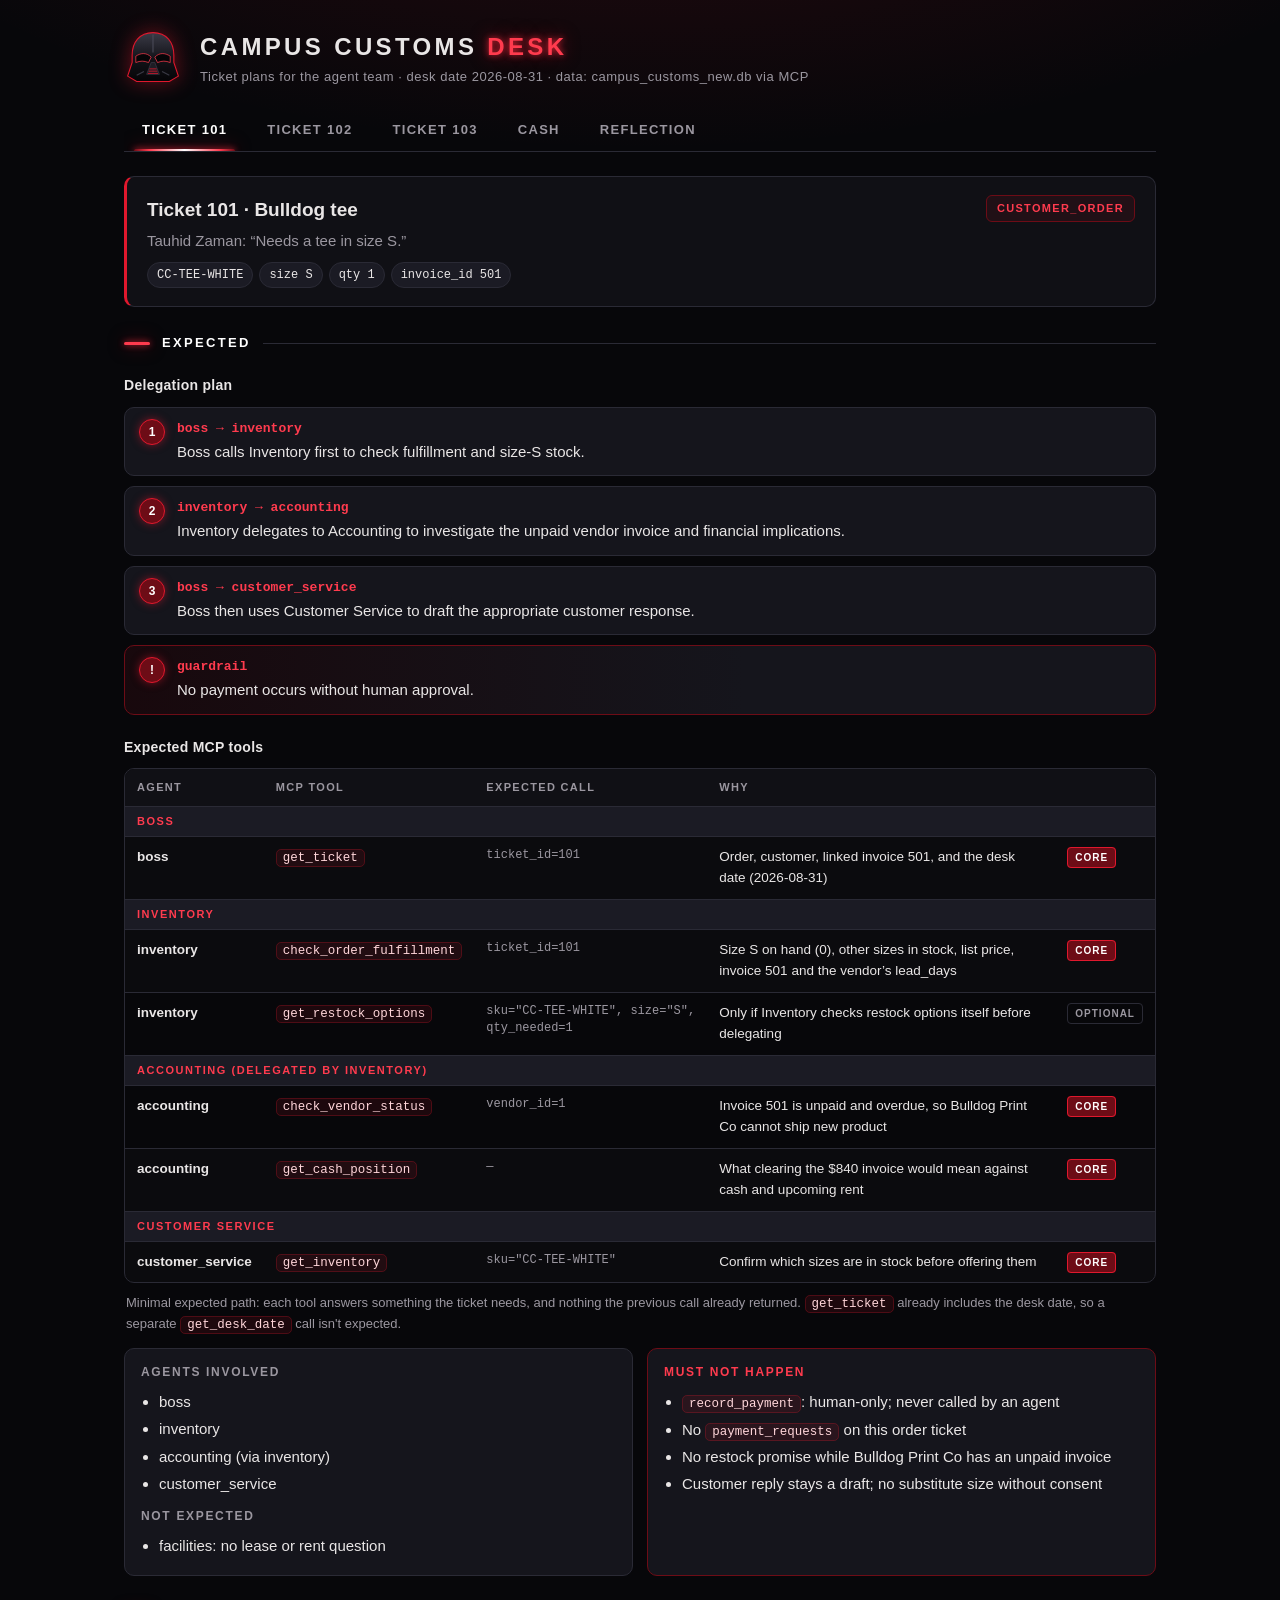
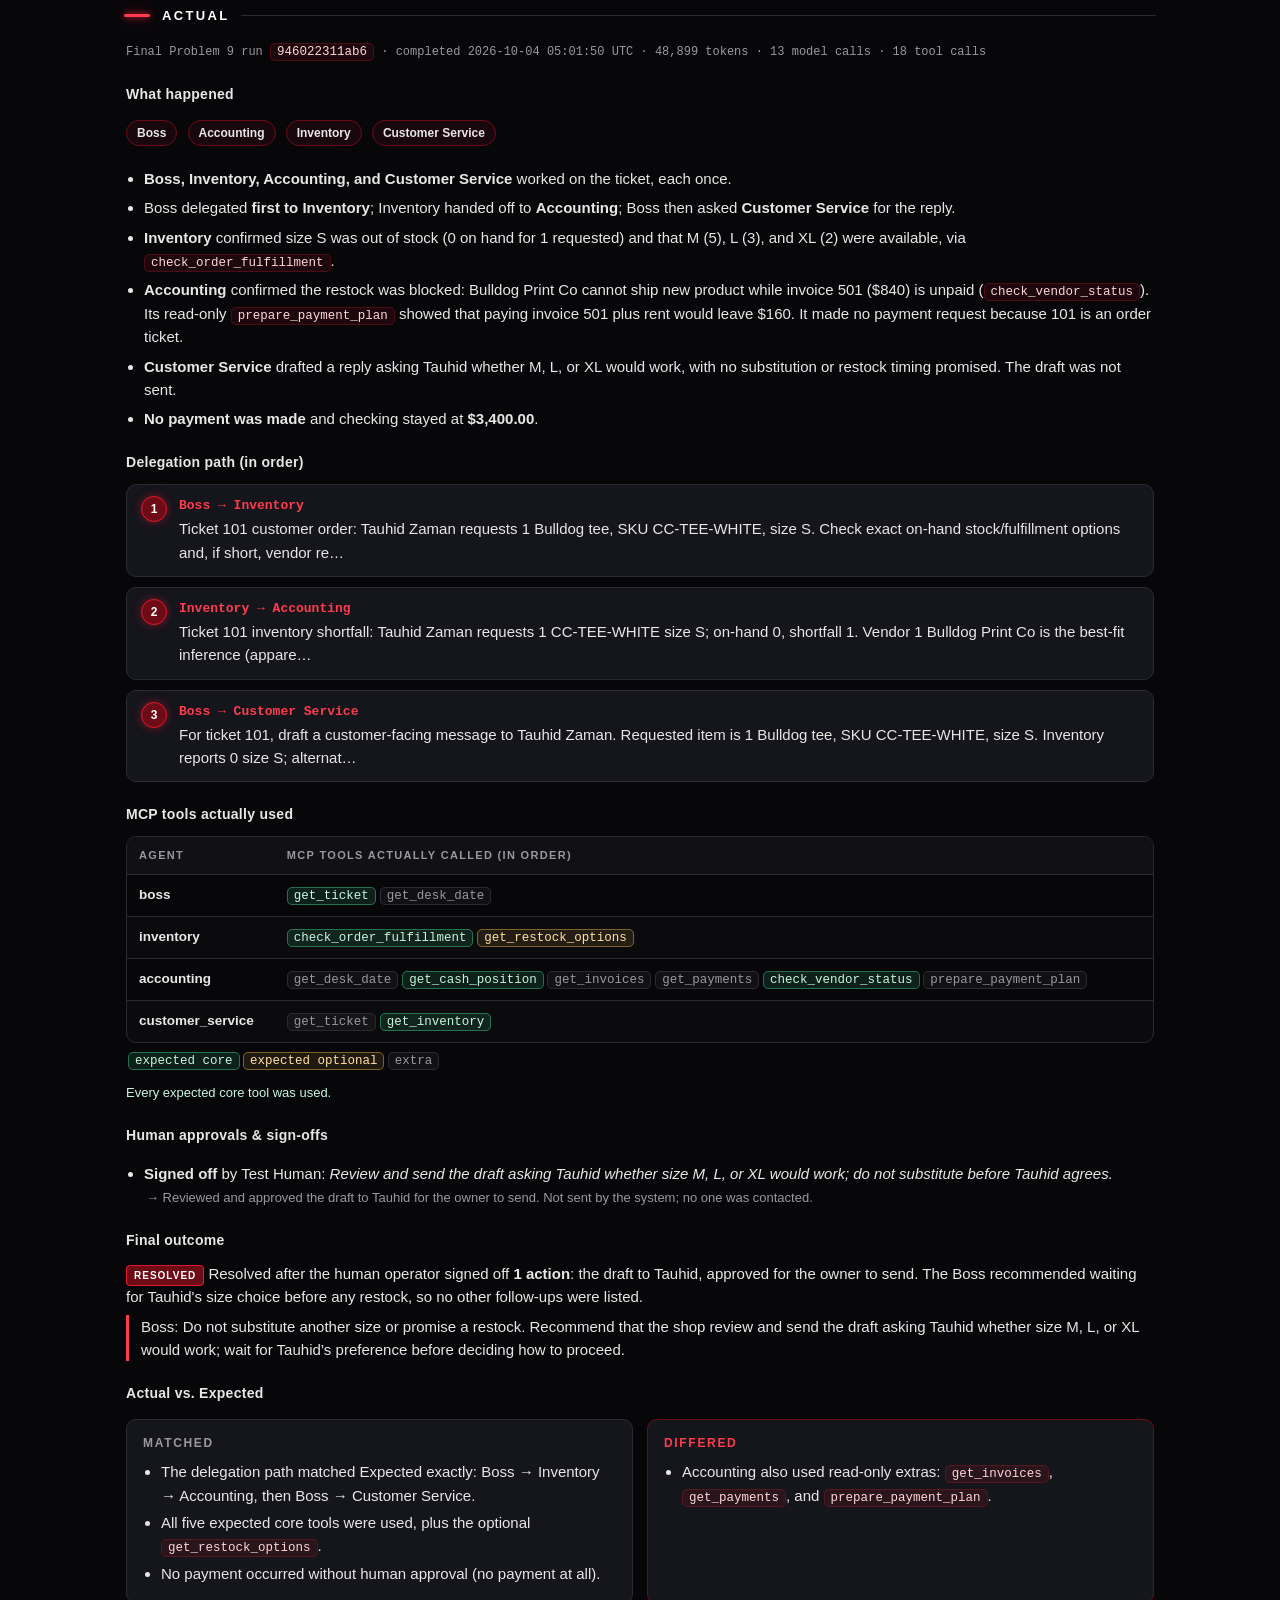
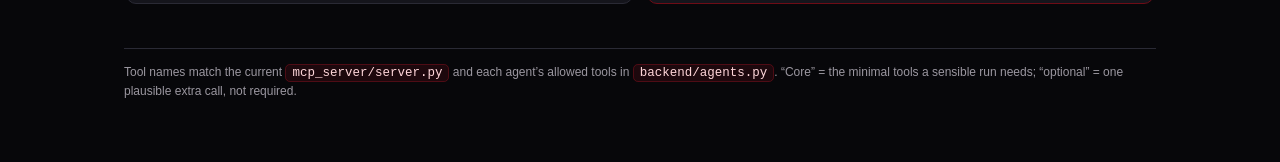
<file: output/desk_tickets.html>
<!DOCTYPE html>
<html lang="en">
<head>
<meta charset="utf-8">
<meta name="viewport" content="width=device-width, initial-scale=1">
<title>Campus Customs — Desk Tickets</title>
<style>
  :root {
    --void: #07070a;
    --hull: #101015;
    --panel: #15151c;
    --panel-2: #1b1b24;
    --line: #2a2a35;
    --text: #e9e6e6;
    --muted: #9b97a0;
    --sith: #e0182d;
    --sith-hot: #ff3b4e;
    --sith-dim: #6d0c16;
    --glow: 0 0 6px rgba(255, 40, 60, .85), 0 0 18px rgba(224, 24, 45, .55);
    --mono: ui-monospace, "SF Mono", Menlo, Consolas, monospace;
    --sans: -apple-system, BlinkMacSystemFont, "Segoe UI", Helvetica, Arial, sans-serif;
  }
  * { box-sizing: border-box; }
  html, body { margin: 0; }
  body {
    font: 15px/1.55 var(--sans);
    color: var(--text);
    background:
      radial-gradient(1200px 500px at 50% -200px, rgba(224, 24, 45, .16), transparent 70%),
      var(--void);
    min-height: 100vh;
  }
  .wrap { max-width: 1080px; margin: 0 auto; padding: 28px 24px 64px; }

  /* Header */
  header { display: flex; align-items: center; gap: 18px; margin-bottom: 22px; }
  .helmet { width: 58px; height: 58px; flex: none; filter: drop-shadow(0 0 10px rgba(224, 24, 45, .45)); }
  h1 { margin: 0; font-size: 24px; letter-spacing: .14em; text-transform: uppercase; font-weight: 700; }
  h1 span { color: var(--sith-hot); text-shadow: var(--glow); }
  .sub { margin: 2px 0 0; color: var(--muted); font-size: 13px; letter-spacing: .04em; }

  /* Tabs */
  .tabs { display: flex; gap: 4px; border-bottom: 1px solid var(--line); overflow-x: auto; }
  .tab {
    appearance: none; border: 0; background: none; color: var(--muted);
    font: 600 13px/1 var(--sans); letter-spacing: .1em; text-transform: uppercase;
    padding: 14px 18px 15px; cursor: pointer; position: relative; white-space: nowrap;
  }
  .tab:hover { color: var(--text); }
  .tab:focus-visible { outline: 1px solid var(--sith); outline-offset: -4px; border-radius: 4px; }
  .tab[aria-selected="true"] { color: #fff; }
  .tab[aria-selected="true"]::after {
    content: ""; position: absolute; left: 10px; right: 10px; bottom: -1px; height: 3px;
    border-radius: 3px; background: linear-gradient(90deg, var(--sith-dim), var(--sith-hot) 15%, #fff 50%, var(--sith-hot) 85%, var(--sith-dim));
    box-shadow: var(--glow);
  }
  .panel { padding-top: 24px; }
  .panel[hidden] { display: none; }

  /* Ticket summary */
  .ticket-head {
    display: grid; grid-template-columns: 1fr auto; gap: 8px 20px; align-items: start;
    background: var(--hull); border: 1px solid var(--line); border-left: 3px solid var(--sith);
    border-radius: 10px; padding: 18px 20px; margin-bottom: 26px;
  }
  .ticket-head h2 { margin: 0 0 4px; font-size: 19px; }
  .ticket-head p { margin: 0; color: var(--muted); }
  .facts { display: flex; flex-wrap: wrap; gap: 6px; margin-top: 10px; }
  .chip {
    font: 12px/1 var(--mono); padding: 6px 9px; border-radius: 999px;
    background: var(--panel-2); border: 1px solid var(--line); color: var(--text);
  }
  .type { font: 600 11px/1 var(--sans); letter-spacing: .12em; text-transform: uppercase; color: var(--sith-hot);
    border: 1px solid var(--sith-dim); padding: 7px 10px; border-radius: 6px; background: rgba(224, 24, 45, .08); }

  /* Sections */
  section.block { margin-bottom: 30px; }
  .block-title {
    display: flex; align-items: center; gap: 12px; margin: 0 0 14px;
    font-size: 13px; letter-spacing: .18em; text-transform: uppercase; color: #fff;
  }
  .block-title::before { content: ""; width: 26px; height: 3px; border-radius: 3px; background: var(--sith-hot); box-shadow: var(--glow); }
  .block-title::after { content: ""; flex: 1; height: 1px; background: var(--line); }
  h3 { font-size: 14px; margin: 22px 0 10px; color: var(--text); letter-spacing: .02em; }

  /* Delegation flow */
  .flow { list-style: none; margin: 0; padding: 0; display: grid; gap: 10px; counter-reset: step; }
  .flow li {
    counter-increment: step; position: relative; background: var(--panel); border: 1px solid var(--line);
    border-radius: 10px; padding: 12px 14px 12px 52px;
  }
  .flow li::before {
    content: counter(step); position: absolute; left: 14px; top: 11px; width: 24px; height: 24px;
    border-radius: 50%; display: grid; place-items: center; font: 700 12px/1 var(--sans);
    color: #fff; background: var(--sith-dim); border: 1px solid var(--sith); box-shadow: 0 0 8px rgba(224, 24, 45, .5);
  }
  .route { font: 600 13px/1.4 var(--mono); color: var(--sith-hot); display: block; margin-bottom: 2px; }
  .flow li.rule::before { content: "!"; }
  .flow li.rule { border-color: var(--sith-dim); background: linear-gradient(90deg, rgba(224, 24, 45, .08), var(--panel) 60%); }

  /* Tools table */
  .table-wrap { overflow-x: auto; border: 1px solid var(--line); border-radius: 10px; }
  table { width: 100%; border-collapse: collapse; font-size: 13.5px; }
  th, td { text-align: left; padding: 10px 12px; border-bottom: 1px solid var(--line); vertical-align: top; }
  th { font-size: 11px; letter-spacing: .12em; text-transform: uppercase; color: var(--muted); background: var(--hull); }
  tr:last-child td { border-bottom: 0; }
  tbody tr:nth-child(even) td { background: rgba(255, 255, 255, .015); }
  td.agent { font-weight: 600; white-space: nowrap; }
  code { font: 12.5px/1.4 var(--mono); color: #ffd6da; background: rgba(224, 24, 45, .1);
    border: 1px solid rgba(224, 24, 45, .25); padding: 1px 6px; border-radius: 5px; white-space: nowrap; }
  .call { font: 12px/1.4 var(--mono); color: var(--muted); }
  .tag { font: 600 10px/1 var(--sans); letter-spacing: .1em; text-transform: uppercase; padding: 4px 7px; border-radius: 4px; white-space: nowrap; }
  .tag.core { color: #fff; background: var(--sith-dim); border: 1px solid var(--sith); }
  .tag.opt { color: var(--muted); border: 1px solid var(--line); }
  .group td { background: var(--panel-2) !important; font: 600 11px/1 var(--sans); letter-spacing: .14em; text-transform: uppercase; color: var(--sith-hot); padding: 9px 12px; }

  .grid2 { display: grid; grid-template-columns: 1fr 1fr; gap: 14px; margin-top: 14px; }
  .card { background: var(--panel); border: 1px solid var(--line); border-radius: 10px; padding: 14px 16px; }
  .card h4 { margin: 0 0 8px; font-size: 12px; letter-spacing: .14em; text-transform: uppercase; color: var(--muted); }
  .card ul { margin: 0; padding-left: 18px; }
  .card li { margin: 4px 0; }
  .card.forbid { border-color: var(--sith-dim); }
  .card.forbid h4 { color: var(--sith-hot); }

  /* Actual (intentionally empty) */
  .note { margin: 10px 2px 0; color: var(--muted); font-size: 13px; }

  /* Actual (filled from the final run) */
  .actual-body { padding: 4px 2px; }
  .actual-body .meta { font: 12px var(--mono); color: var(--muted); margin-bottom: 4px; }
  .chip-agent { display: inline-block; font: 600 12px var(--sans); padding: 5px 10px; margin: 0 6px 6px 0; border-radius: 999px; border: 1px solid var(--sith-dim); background: rgba(224,24,45,.08); }
  code.t-hit { background: rgba(63,214,143,.12); border-color: rgba(63,214,143,.45); color: #c8f5df; }
  code.t-opt { background: rgba(242,184,75,.1); border-color: rgba(242,184,75,.45); color: #ffe2a8; }
  code.t-extra { background: rgba(255,255,255,.04); border-color: var(--line); color: var(--muted); }
  .legend { font-size: 12px; color: var(--muted); margin: 8px 2px; }
  .miss { color: #ffb3ba; font-size: 13px; }
  .ok-line { color: #c8f5df; font-size: 13px; }
  .outcome { margin: 0 0 6px; }
  .rec { margin: 0 0 8px; border-left: 3px solid var(--sith-hot); padding-left: 12px; }
  .small { font-size: 13px; color: var(--muted); margin: 4px 0; }
  ul.approvals { padding-left: 18px; }
  ul.approvals li { margin: 6px 0; }
  ul.approvals .note { color: var(--muted); font-size: 13px; }
  .cash-cards { display: grid; grid-template-columns: repeat(3, 1fr); gap: 12px; margin-bottom: 26px; }
  .cash-card { background: var(--hull); border: 1px solid var(--line); border-radius: 10px; padding: 14px 16px; display: grid; gap: 4px; }
  .cash-card span { font-size: 11px; letter-spacing: .14em; text-transform: uppercase; color: var(--muted); }
  .cash-card b { font: 700 24px var(--mono); }
  .num { font-family: var(--mono); text-align: right; white-space: nowrap; }
  .neg { color: #ff8f9b; }
  .muted { color: var(--muted); font-size: 13px; }
  .math { font: 14px var(--mono); margin-top: 12px; }
  @media (max-width: 720px) { .cash-cards { grid-template-columns: 1fr; } }
  .actual { min-height: 140px; border: 1px dashed var(--line); border-radius: 10px; background: rgba(255, 255, 255, .01); }
  .actual.is-filled { border: 0; background: none; min-height: 0; }

  /* Reflection */
  .reflection p { margin: 0 0 12px; color: #dcd8de; line-height: 1.65; }
  .reflection .lead { font-size: 15.5px; color: #fff; }
  .ref-cards { display: grid; gap: 12px; margin-bottom: 12px; }
  .ref-card { border-left: 3px solid var(--sith); }
  .ref-card h4 { display: flex; align-items: center; gap: 10px; flex-wrap: wrap; }
  .ref-card p { margin: 0; }
  .ref-tag { font: 600 10px/1 var(--sans); letter-spacing: .1em; color: var(--sith-hot); border: 1px solid var(--sith-dim);
    background: rgba(224, 24, 45, .08); padding: 4px 7px; border-radius: 4px; }
  .ref-takeaway { border-left: 3px solid var(--sith-hot); padding: 8px 12px; background: rgba(224, 24, 45, .05); border-radius: 0 8px 8px 0; }
  .ref-list { margin: 0 0 12px; padding-left: 22px; color: #dcd8de; }
  .ref-list li { margin: 8px 0; line-height: 1.6; padding-left: 4px; }
  .ref-list li::marker { color: var(--sith-hot); font-weight: 700; }

  /* Coming later */
  .later { display: grid; place-items: center; min-height: 320px; text-align: center;
    border: 1px solid var(--line); border-radius: 12px; background: var(--hull); }
  .later p { margin: 0; font-size: 22px; letter-spacing: .3em; text-transform: uppercase; color: #fff; text-shadow: var(--glow); }

  footer { margin-top: 40px; color: var(--muted); font-size: 12px; border-top: 1px solid var(--line); padding-top: 14px; }

  @media (max-width: 720px) {
    .grid2 { grid-template-columns: 1fr; }
    .ticket-head { grid-template-columns: 1fr; }
  }
</style>
</head>
<body>
<div class="wrap">

  <header>
    <!-- Code-native Sith helmet (inline SVG, no generated imagery) -->
    <svg class="helmet" viewBox="0 0 64 64" aria-hidden="true">
      <defs>
        <linearGradient id="dome" x1="0" y1="0" x2="0" y2="1">
          <stop offset="0" stop-color="#3a3a46"/><stop offset=".55" stop-color="#121218"/><stop offset="1" stop-color="#050507"/>
        </linearGradient>
      </defs>
      <path d="M32 4C17 4 9 15 9 29v8l-5 15 10 6h36l10-6-5-15v-8C55 15 47 4 32 4z" fill="url(#dome)" stroke="#e0182d" stroke-width="1.2"/>
      <path d="M32 6v20" stroke="#4a4a58" stroke-width="1.2"/>
      <path d="M13 30c6-4 12-4 17 1l-3 6c-5-2-9-2-14 0z" fill="#050507" stroke="#ff3b4e" stroke-width=".8"/>
      <path d="M51 30c-6-4-12-4-17 1l3 6c5-2 9-2 14 0z" fill="#050507" stroke="#ff3b4e" stroke-width=".8"/>
      <path d="M30 37h4l5 13H25z" fill="#1d1d25" stroke="#3a3a46" stroke-width=".8"/>
      <g stroke="#e0182d" stroke-width="1" opacity=".9"><path d="M28 44h8M27.2 46.5h9.6M26.4 49h11.2"/></g>
      <path d="M14 51l8-4M50 51l-8-4" stroke="#3a3a46" stroke-width="1.2"/>
    </svg>
    <div>
      <h1>Campus Customs <span>Desk</span></h1>
      <p class="sub">Ticket plans for the agent team · desk date 2026-08-31 · data: campus_customs_new.db via MCP</p>
    </div>
  </header>

  <nav class="tabs" role="tablist" aria-label="Desk sections">
    <button class="tab" role="tab" id="tab-101" aria-controls="panel-101" aria-selected="true">Ticket 101</button>
    <button class="tab" role="tab" id="tab-102" aria-controls="panel-102" aria-selected="false" tabindex="-1">Ticket 102</button>
    <button class="tab" role="tab" id="tab-103" aria-controls="panel-103" aria-selected="false" tabindex="-1">Ticket 103</button>
    <button class="tab" role="tab" id="tab-cash" aria-controls="panel-cash" aria-selected="false" tabindex="-1">Cash</button>
    <button class="tab" role="tab" id="tab-reflection" aria-controls="panel-reflection" aria-selected="false" tabindex="-1">Reflection</button>
  </nav>

  <!-- ===================================================== TICKET 101 -->
  <div class="panel" role="tabpanel" id="panel-101" aria-labelledby="tab-101" tabindex="0">
    <div class="ticket-head">
      <div>
        <h2>Ticket 101 · Bulldog tee</h2>
        <p>Tauhid Zaman: “Needs a tee in size S.”</p>
        <div class="facts">
          <span class="chip">CC-TEE-WHITE</span><span class="chip">size S</span><span class="chip">qty 1</span><span class="chip">invoice_id 501</span>
        </div>
      </div>
      <span class="type">customer_order</span>
    </div>

    <section class="block" aria-labelledby="exp-101">
      <h2 class="block-title" id="exp-101">Expected</h2>

      <h3>Delegation plan</h3>
      <ol class="flow">
        <li><span class="route">boss → inventory</span>Boss calls Inventory first to check fulfillment and size-S stock.</li>
        <li><span class="route">inventory → accounting</span>Inventory delegates to Accounting to investigate the unpaid vendor invoice and financial implications.</li>
        <li><span class="route">boss → customer_service</span>Boss then uses Customer Service to draft the appropriate customer response.</li>
        <li class="rule"><span class="route">guardrail</span>No payment occurs without human approval.</li>
      </ol>

      <h3>Expected MCP tools</h3>
      <div class="table-wrap">
        <table>
          <thead><tr><th>Agent</th><th>MCP tool</th><th>Expected call</th><th>Why</th><th></th></tr></thead>
          <tbody>
            <tr class="group"><td colspan="5">Boss</td></tr>
            <tr><td class="agent">boss</td><td><code>get_ticket</code></td><td class="call">ticket_id=101</td><td>Order, customer, linked invoice 501, and the desk date (2026-08-31)</td><td><span class="tag core">core</span></td></tr>
            <tr class="group"><td colspan="5">Inventory</td></tr>
            <tr><td class="agent">inventory</td><td><code>check_order_fulfillment</code></td><td class="call">ticket_id=101</td><td>Size S on hand (0), other sizes in stock, list price, invoice 501 and the vendor’s lead_days</td><td><span class="tag core">core</span></td></tr>
            <tr><td class="agent">inventory</td><td><code>get_restock_options</code></td><td class="call">sku="CC-TEE-WHITE", size="S", qty_needed=1</td><td>Only if Inventory checks restock options itself before delegating</td><td><span class="tag opt">optional</span></td></tr>
            <tr class="group"><td colspan="5">Accounting (delegated by Inventory)</td></tr>
            <tr><td class="agent">accounting</td><td><code>check_vendor_status</code></td><td class="call">vendor_id=1</td><td>Invoice 501 is unpaid and overdue, so Bulldog Print Co cannot ship new product</td><td><span class="tag core">core</span></td></tr>
            <tr><td class="agent">accounting</td><td><code>get_cash_position</code></td><td class="call">—</td><td>What clearing the $840 invoice would mean against cash and upcoming rent</td><td><span class="tag core">core</span></td></tr>
            <tr class="group"><td colspan="5">Customer Service</td></tr>
            <tr><td class="agent">customer_service</td><td><code>get_inventory</code></td><td class="call">sku="CC-TEE-WHITE"</td><td>Confirm which sizes are in stock before offering them</td><td><span class="tag core">core</span></td></tr>
          </tbody>
        </table>
      </div>
      <p class="note">Minimal expected path: each tool answers something the ticket needs, and nothing the previous call already returned. <code>get_ticket</code> already includes the desk date, so a separate <code>get_desk_date</code> call isn't expected.</p>

      <div class="grid2">
        <div class="card">
          <h4>Agents involved</h4>
          <ul><li>boss</li><li>inventory</li><li>accounting (via inventory)</li><li>customer_service</li></ul>
          <h4 style="margin-top:12px">Not expected</h4>
          <ul><li>facilities: no lease or rent question</li></ul>
        </div>
        <div class="card forbid">
          <h4>Must not happen</h4>
          <ul>
            <li><code>record_payment</code>: human-only; never called by an agent</li>
            <li>No <code>payment_requests</code> on this order ticket</li>
            <li>No restock promise while Bulldog Print Co has an unpaid invoice</li>
            <li>Customer reply stays a draft; no substitute size without consent</li>
          </ul>
        </div>
      </div>
    </section>

    <section class="block" aria-labelledby="act-101">
      <h2 class="block-title" id="act-101">Actual</h2>
      <div class="actual is-filled" id="actual-101">
        <div class="actual-body">
          <div class="meta">Final Problem 9 run <code>946022311ab6</code> · completed 2026-10-04 05:01:50 UTC · 48,899 tokens · 13 model calls · 18 tool calls</div>

          <h3>What happened</h3>
          <p><span class="chip-agent">Boss</span> <span class="chip-agent">Accounting</span> <span class="chip-agent">Inventory</span> <span class="chip-agent">Customer Service</span></p>
          <ul class="approvals"><li><b>Boss, Inventory, Accounting, and Customer Service</b> worked on the ticket, each once.</li><li>Boss delegated <b>first to Inventory</b>; Inventory handed off to <b>Accounting</b>; Boss then asked <b>Customer Service</b> for the reply.</li><li><b>Inventory</b> confirmed size S was out of stock (0 on hand for 1 requested) and that M (5), L (3), and XL (2) were available, via <code>check_order_fulfillment</code>.</li><li><b>Accounting</b> confirmed the restock was blocked: Bulldog Print Co cannot ship new product while invoice 501 ($840) is unpaid (<code>check_vendor_status</code>). Its read-only <code>prepare_payment_plan</code> showed that paying invoice 501 plus rent would leave $160. It made no payment request because 101 is an order ticket.</li><li><b>Customer Service</b> drafted a reply asking Tauhid whether M, L, or XL would work, with no substitution or restock timing promised. The draft was not sent.</li><li><b>No payment was made</b> and checking stayed at <b>$3,400.00</b>.</li></ul>

          <h3>Delegation path (in order)</h3>
          <ol class="flow"><li><span class="route">Boss → Inventory</span>Ticket 101 customer order: Tauhid Zaman requests 1 Bulldog tee, SKU CC-TEE-WHITE, size S. Check exact on-hand stock/fulfillment options and, if short, vendor re…</li><li><span class="route">Inventory → Accounting</span>Ticket 101 inventory shortfall: Tauhid Zaman requests 1 CC-TEE-WHITE size S; on-hand 0, shortfall 1. Vendor 1 Bulldog Print Co is the best-fit inference (appare…</li><li><span class="route">Boss → Customer Service</span>For ticket 101, draft a customer-facing message to Tauhid Zaman. Requested item is 1 Bulldog tee, SKU CC-TEE-WHITE, size S. Inventory reports 0 size S; alternat…</li></ol>

          <h3>MCP tools actually used</h3>
          <div class="table-wrap"><table><thead><tr><th>Agent</th><th>MCP tools actually called (in order)</th></tr></thead><tbody><tr><td class="agent">boss</td><td><code class="t-hit">get_ticket</code> <code class="t-extra">get_desk_date</code></td></tr><tr><td class="agent">inventory</td><td><code class="t-hit">check_order_fulfillment</code> <code class="t-opt">get_restock_options</code></td></tr><tr><td class="agent">accounting</td><td><code class="t-extra">get_desk_date</code> <code class="t-hit">get_cash_position</code> <code class="t-extra">get_invoices</code> <code class="t-extra">get_payments</code> <code class="t-hit">check_vendor_status</code> <code class="t-extra">prepare_payment_plan</code></td></tr><tr><td class="agent">customer_service</td><td><code class="t-extra">get_ticket</code> <code class="t-hit">get_inventory</code></td></tr></tbody></table></div><p class="legend"><code class="t-hit">expected core</code> <code class="t-opt">expected optional</code> <code class="t-extra">extra</code></p><p class="ok-line">Every expected core tool was used.</p>

          <h3>Human approvals &amp; sign-offs</h3>
          <ul class="approvals"><li><b>Signed off</b> by Test Human: <i>Review and send the draft asking Tauhid whether size M, L, or XL would work; do not substitute before Tauhid agrees.</i><br><span class="note">→ Reviewed and approved the draft to Tauhid for the owner to send. Not sent by the system; no one was contacted.</span></li></ul>

          <h3>Final outcome</h3>
          <p class="outcome"><span class="tag core">RESOLVED</span> Resolved after the human operator signed off <b>1 action</b>: the draft to Tauhid, approved for the owner to send. The Boss recommended waiting for Tauhid's size choice before any restock, so no other follow-ups were listed.</p>
          <p class="rec">Boss: Do not substitute another size or promise a restock. Recommend that the shop review and send the draft asking Tauhid whether size M, L, or XL would work; wait for Tauhid’s preference before deciding how to proceed.</p>

          <h3>Actual vs. Expected</h3>
          <div class="grid2">
            <div class="card"><h4>Matched</h4><ul><li>The delegation path matched Expected exactly: Boss → Inventory → Accounting, then Boss → Customer Service.</li><li>All five expected core tools were used, plus the optional <code>get_restock_options</code>.</li><li>No payment occurred without human approval (no payment at all).</li></ul></div>
            <div class="card forbid"><h4>Differed</h4><ul><li>Accounting also used read-only extras: <code>get_invoices</code>, <code>get_payments</code>, and <code>prepare_payment_plan</code>.</li></ul></div>
          </div>
        </div>
      </div>
    </section>
  </div>

  <!-- ===================================================== TICKET 102 -->
  <div class="panel" role="tabpanel" id="panel-102" aria-labelledby="tab-102" tabindex="0" hidden>
    <div class="ticket-head">
      <div>
        <h2>Ticket 102 · Rent due</h2>
        <p>Elm City Properties: “Email: shop rent due in 2 days.”</p>
        <div class="facts">
          <span class="chip">lease_id 1</span><span class="chip">Chapel Street shop</span>
        </div>
      </div>
      <span class="type">rent_notice</span>
    </div>

    <section class="block" aria-labelledby="exp-102">
      <h2 class="block-title" id="exp-102">Expected</h2>

      <h3>Delegation plan</h3>
      <ol class="flow">
        <li><span class="route">boss → facilities</span>Boss calls Facilities first to verify the rent notice against the lease.</li>
        <li><span class="route">facilities → accounting</span>Facilities delegates to Accounting to check cash, rent affordability, and other open obligations.</li>
        <li class="rule"><span class="route">guardrail</span>Do not involve unnecessary agents.</li>
      </ol>

      <h3>Expected MCP tools</h3>
      <div class="table-wrap">
        <table>
          <thead><tr><th>Agent</th><th>MCP tool</th><th>Expected call</th><th>Why</th><th></th></tr></thead>
          <tbody>
            <tr class="group"><td colspan="5">Boss</td></tr>
            <tr><td class="agent">boss</td><td><code>get_ticket</code></td><td class="call">ticket_id=102</td><td>Notice, requester, lease link, and the desk date</td><td><span class="tag core">core</span></td></tr>
            <tr class="group"><td colspan="5">Facilities</td></tr>
            <tr><td class="agent">facilities</td><td><code>verify_rent_notice</code></td><td class="call">ticket_id=102</td><td>Requester vs. landlord on file, $2,400 rent, 2 days until due, cash, and open invoices, in one call</td><td><span class="tag core">core</span></td></tr>
            <tr class="group"><td colspan="5">Accounting (delegated by Facilities)</td></tr>
            <tr><td class="agent">accounting</td><td><code>prepare_payment_plan</code></td><td class="call">items=[{kind:"invoice", ref_id:501}, {kind:"rent", ref_id:1}]</td><td>Read-only check of every due or overdue obligation, in due-date order, against cash. Required before any payment request</td><td><span class="tag core">core</span></td></tr>
            <tr><td class="agent">accounting</td><td><code>get_cash_position</code></td><td class="call">—</td><td>Only if Accounting re-checks obligations instead of using the facts Facilities passed</td><td><span class="tag opt">optional</span></td></tr>
          </tbody>
        </table>
      </div>
      <p class="note">Minimal expected path: each tool answers something the ticket needs, and nothing the previous call already returned. <code>get_ticket</code> already includes the desk date, so a separate <code>get_desk_date</code> call isn't expected.</p>

      <div class="grid2">
        <div class="card">
          <h4>Agents involved</h4>
          <ul><li>boss</li><li>facilities</li><li>accounting (via facilities)</li></ul>
          <h4 style="margin-top:12px">Not expected</h4>
          <ul><li>inventory: no stock question</li><li>customer_service: no customer on this ticket</li></ul>
        </div>
        <div class="card forbid">
          <h4>Must not happen</h4>
          <ul>
            <li><code>record_payment</code>: human-only; never called by an agent</li>
            <li>Paying on the strength of the email alone, without checking the lease</li>
            <li>Payment requests that together exceed cash</li>
            <li>Any payment request not pending human approval</li>
          </ul>
        </div>
      </div>
    </section>

    <section class="block" aria-labelledby="act-102">
      <h2 class="block-title" id="act-102">Actual</h2>
      <div class="actual is-filled" id="actual-102">
        <div class="actual-body">
          <div class="meta">Final Problem 9 run <code>bc4dbef543fe</code> · completed 2026-10-04 05:02:57 UTC · 27,769 tokens · 8 model calls · 9 tool calls</div>

          <h3>What happened</h3>
          <p><span class="chip-agent">Boss</span> <span class="chip-agent">Facilities</span> <span class="chip-agent">Accounting</span></p>
          <ul class="approvals"><li><b>Boss, Facilities, and Accounting</b> worked on the ticket.</li><li>Boss delegated <b>directly to Facilities and to Accounting</b>.</li><li><b>Facilities</b> verified the rent notice against lease 1 with <code>verify_rent_notice</code>. The requester (Elm City Properties) matches the landlord, and the due date of 2026-09-02 (2 days after the desk date) matches the notice. The notice stated no amount; the lease rent is $2,400.</li><li><b>Accounting</b> checked cash ($3,400) with <code>get_cash_position</code> and prepared the two payments with <code>prepare_payment_plan</code>: invoice 501 ($840) first, then rent ($2,400), leaving $160.</li><li>Human approval was given for <b>invoice 501 ($840)</b> and then <b>rent ($2,400)</b>.</li><li>Cash moved from <b>$3,400.00 → $2,560.00</b> after invoice 501, then <b>→ $160.00</b> after rent.</li></ul>

          <h3>Delegation path (in order)</h3>
          <ol class="flow"><li><span class="route">Boss → Facilities</span>Ticket 102 is a rent_notice for lease_id 1, requester Elm City Properties, note says rent due in 2 days. Desk date 2026-08-31. Verify lease, rent amount/due dat…</li><li><span class="route">Boss → Accounting</span>Ticket 102 is rent_notice for lease_id 1. Desk date 2026-08-31; ticket says rent due in 2 days. Prepare payment plan for this rent and include every feasible du…</li></ol>

          <h3>MCP tools actually used</h3>
          <div class="table-wrap"><table><thead><tr><th>Agent</th><th>MCP tools actually called (in order)</th></tr></thead><tbody><tr><td class="agent">boss</td><td><code class="t-hit">get_ticket</code> <code class="t-extra">get_desk_date</code></td></tr><tr><td class="agent">accounting</td><td><code class="t-extra">get_ticket</code> <code class="t-opt">get_cash_position</code> <code class="t-extra">get_desk_date</code> <code class="t-hit">prepare_payment_plan</code></td></tr><tr><td class="agent">facilities</td><td><code class="t-hit">verify_rent_notice</code></td></tr></tbody></table></div><p class="legend"><code class="t-hit">expected core</code> <code class="t-opt">expected optional</code> <code class="t-extra">extra</code></p><p class="ok-line">Every expected core tool was used.</p>

          <h3>Human approvals &amp; sign-offs</h3>
          <ul class="approvals"><li><b>Payment approved</b> by Test Human: invoice #501, $840.00 (payment #1). Checking $3,400.00 → $2,560.00.</li><li><b>Payment approved</b> by Test Human: rent #1, $2,400.00 (payment #2). Checking $2,560.00 → $160.00.</li></ul>

          <h3>Final outcome</h3>
          <p class="outcome"><span class="tag core">RESOLVED</span> Resolved after both payments were approved and recorded by MCP <code>record_payment</code>. No other sign-off was needed.</p>
          <p class="rec">Boss: Recommend paying overdue invoice 501 ($840) first, then the $2,400 rent for lease 1 due 2026-09-02; both payments require human approval. Before approving the rent payment, confirm through known landlord contact details that the notice amount matches the lease, because the notice itself gives no amount.</p>

          <h3>Actual vs. Expected</h3>
          <div class="grid2">
            <div class="card"><h4>Matched</h4><ul><li>Facilities verified the notice against the lease, and Accounting checked cash and the open obligations.</li><li>No unnecessary agents: Inventory and Customer Service were not involved.</li><li>All three expected core tools were used, plus the optional <code>get_cash_position</code>.</li></ul></div>
            <div class="card forbid"><h4>Differed</h4><ul><li>Boss delegated to <b>Facilities and Accounting directly</b> instead of Facilities handing off to Accounting.</li></ul></div>
          </div>
        </div>
      </div>
    </section>
  </div>

  <!-- ===================================================== TICKET 103 -->
  <div class="panel" role="tabpanel" id="panel-103" aria-labelledby="tab-103" tabindex="0" hidden>
    <div class="ticket-head">
      <div>
        <h2>Ticket 103 · Bulk hoodie discount</h2>
        <p>Yale AI Club: “Student org wants 20 hoodies, size M, asking for a bulk discount.”</p>
        <div class="facts">
          <span class="chip">CC-HOOD-NAVY</span><span class="chip">size M</span><span class="chip">qty 20</span><span class="chip">no discount % given</span>
        </div>
      </div>
      <span class="type">price_override</span>
    </div>

    <section class="block" aria-labelledby="exp-103">
      <h2 class="block-title" id="exp-103">Expected</h2>

      <h3>Delegation plan</h3>
      <ol class="flow">
        <li><span class="route">boss → inventory</span>Boss calls Inventory first to check the 20-unit size-M request and shortage.</li>
        <li><span class="route">inventory → accounting</span>Inventory delegates to Accounting to evaluate pricing, cost, and margin implications.</li>
        <li><span class="route">boss → customer_service</span>Boss then uses Customer Service to draft the customer response.</li>
        <li class="rule"><span class="route">guardrail</span>Do not invent a discount percentage.</li>
      </ol>

      <h3>Expected MCP tools</h3>
      <div class="table-wrap">
        <table>
          <thead><tr><th>Agent</th><th>MCP tool</th><th>Expected call</th><th>Why</th><th></th></tr></thead>
          <tbody>
            <tr class="group"><td colspan="5">Boss</td></tr>
            <tr><td class="agent">boss</td><td><code>get_ticket</code></td><td class="call">ticket_id=103</td><td>Request and the desk date</td><td><span class="tag core">core</span></td></tr>
            <tr class="group"><td colspan="5">Inventory</td></tr>
            <tr><td class="agent">inventory</td><td><code>evaluate_bulk_discount</code></td><td class="call">ticket_id=103 <em>(no discount_pct)</em></td><td>8 on hand vs. 20 requested (shortfall 12), other sizes, cost vs. list, maximum discount before a loss</td><td><span class="tag core">core</span></td></tr>
            <tr><td class="agent">inventory</td><td><code>get_restock_options</code></td><td class="call">sku="CC-HOOD-NAVY", size="M", qty_needed=20</td><td>Only if Inventory looks at covering the 12-unit shortfall; shows the vendor block and data gaps</td><td><span class="tag opt">optional</span></td></tr>
            <tr class="group"><td colspan="5">Accounting (delegated by Inventory)</td></tr>
            <tr><td class="agent">accounting</td><td><code>get_pricing</code></td><td class="call">sku="CC-HOOD-NAVY"</td><td>$22 cost floor, $58 list, maximum discount before a loss (62.07%)</td><td><span class="tag core">core</span></td></tr>
            <tr class="group"><td colspan="5">Customer Service</td></tr>
            <tr><td class="agent">customer_service</td><td><code>get_inventory</code></td><td class="call">sku="CC-HOOD-NAVY", size="M"</td><td>Confirm the 8 available before mentioning them</td><td><span class="tag core">core</span></td></tr>
          </tbody>
        </table>
      </div>
      <p class="note">Minimal expected path: each tool answers something the ticket needs, and nothing the previous call already returned. <code>get_ticket</code> already includes the desk date, so a separate <code>get_desk_date</code> call isn't expected.</p>

      <div class="grid2">
        <div class="card">
          <h4>Agents involved</h4>
          <ul><li>boss</li><li>inventory</li><li>accounting (via inventory)</li><li>customer_service</li></ul>
          <h4 style="margin-top:12px">Not expected</h4>
          <ul><li>facilities: no lease or rent question</li></ul>
        </div>
        <div class="card forbid">
          <h4>Must not happen</h4>
          <ul>
            <li><code>evaluate_bulk_discount</code> called with a made-up <code>discount_pct</code></li>
            <li>Recommending or quoting a specific discount %, or any price below the $22 cost</li>
            <li>Promising all 20 units or a restock date</li>
            <li><code>prepare_payment_plan</code> or <code>record_payment</code>: no payment on this ticket</li>
          </ul>
        </div>
      </div>
    </section>

    <section class="block" aria-labelledby="act-103">
      <h2 class="block-title" id="act-103">Actual</h2>
      <div class="actual is-filled" id="actual-103">
        <div class="actual-body">
          <div class="meta">Final Problem 9 run <code>5002818301a0</code> · completed 2026-10-04 05:04:49 UTC · 42,711 tokens · 12 model calls · 14 tool calls</div>

          <h3>What happened</h3>
          <p><span class="chip-agent">Boss</span> <span class="chip-agent">Accounting</span> <span class="chip-agent">Inventory</span> <span class="chip-agent">Customer Service</span></p>
          <ul class="approvals"><li><b>Boss, Inventory, Accounting, and Customer Service</b> worked on the ticket.</li><li><b>Inventory</b> confirmed only <b>8 of 20</b> size-M hoodies were in stock, a shortage of <b>12</b> (<code>evaluate_bulk_discount</code>). <code>get_restock_options</code> showed Bulldog Print Co could now ship, because invoice 501 had been paid under ticket 102, with earliest arrival 2026-09-05. The vendor fit is an inference, since no SKU-to-vendor mapping exists.</li><li><b>Accounting</b> checked pricing and margin with <code>get_pricing</code> and <code>evaluate_bulk_discount</code>: $22.00 cost floor, $58.00 list, 62.07% maximum discount before a loss. It <b>did not invent a discount</b>; <code>evaluate_bulk_discount</code> was called with <code>ticket_id=103</code> only.</li><li><b>Customer Service</b> checked stock and price (<code>get_inventory</code>, <code>get_pricing</code>) and drafted a reply asking when the club needs the hoodies and whether it is flexible on timing. No discount, quantity, or delivery date was promised. The draft was not sent.</li><li><b>No payment was made</b> and cash did not change.</li></ul>

          <h3>Delegation path (in order)</h3>
          <ol class="flow"><li><span class="route">Boss → Inventory</span>Ticket 103: Yale AI Club requests 20 hoodies, SKU CC-HOOD-NAVY, size M. Check current stock and any fulfillment constraints / restock options if needed. Report …</li><li><span class="route">Boss → Accounting</span>Ticket 103 is a price-override request from Yale AI Club for 20 CC-HOOD-NAVY hoodies, size M, asking bulk discount but no percentage/price specified. Calculate …</li><li><span class="route">Boss → Customer Service</span>Ticket 103: Yale AI Club asked for a bulk discount on 20 CC-HOOD-NAVY size M hoodies. Accounting confirms cost floor $22/unit, list $58; human must decide any d…</li></ol>

          <h3>MCP tools actually used</h3>
          <div class="table-wrap"><table><thead><tr><th>Agent</th><th>MCP tools actually called (in order)</th></tr></thead><tbody><tr><td class="agent">boss</td><td><code class="t-hit">get_ticket</code> <code class="t-extra">get_desk_date</code></td></tr><tr><td class="agent">inventory</td><td><code class="t-extra">get_ticket</code> <code class="t-hit">evaluate_bulk_discount</code> <code class="t-opt">get_restock_options</code></td></tr><tr><td class="agent">accounting</td><td><code class="t-extra">evaluate_bulk_discount</code> <code class="t-hit">get_pricing</code></td></tr><tr><td class="agent">customer_service</td><td><code class="t-extra">get_ticket</code> <code class="t-hit">get_inventory</code> <code class="t-extra">get_pricing</code> <code class="t-extra">get_desk_date</code></td></tr></tbody></table></div><p class="legend"><code class="t-hit">expected core</code> <code class="t-opt">expected optional</code> <code class="t-extra">extra</code></p><p class="ok-line">Every expected core tool was used.</p>

          <h3>Human approvals &amp; sign-offs</h3>
          <ul class="approvals"><li><b>Signed off</b> by Test Human: <i>Decide whether to approve a bulk price and, if so, specify a unit price of at least $22.00.</i><br><span class="note">→ Decision: no bulk discount approved. No percentage was requested or recommended, so the price stays at the $58 list price (above the $22 floor).</span></li><li><b>Signed off</b> by Test Human: <i>Review and send the customer reply draft.</i><br><span class="note">→ Reviewed and approved the draft to Yale AI Club for the owner to send. Not sent by the system; no one was contacted.</span></li></ul>

          <h3>Final outcome</h3>
          <p class="outcome"><span class="tag core">RESOLVED</span> Resolved after the human operator signed off <b>2 actions</b>: the pricing decision (no bulk discount, <b>$58 list price kept</b>) and the draft to Yale AI Club.</p>
          <p class="rec">Boss: Do not quote a bulk discount until a human sets the price; any approved price must be at least $22.00 per hoodie. Only 8 of the requested 20 size M hoodies are in stock, so do not promise the full quantity or a delivery date; review and send the draft asking Yale AI Club for its required date and flexibility on timing.</p>

          <h3>Actual vs. Expected</h3>
          <div class="grid2">
            <div class="card"><h4>Matched</h4><ul><li>Boss called Inventory first; Accounting used <code>get_pricing</code>, and Customer Service did its own <code>get_inventory</code> check, as expected.</li><li>All four expected core tools were used, plus the optional <code>get_restock_options</code>.</li><li>No discount percentage was invented.</li></ul></div>
            <div class="card forbid"><h4>Differed</h4><ul><li>Boss delegated to Accounting directly, rather than Inventory handing off to Accounting.</li><li>Both Inventory and Accounting called <code>evaluate_bulk_discount</code>: duplicate, read-only work.</li></ul></div>
          </div>
        </div>
      </div>
    </section>
  </div>

  <!-- ===================================================== CASH -->
  <div class="panel" role="tabpanel" id="panel-cash" aria-labelledby="tab-cash" tabindex="0" hidden>
    <div class="ticket-head">
      <div>
        <h2>Cash · checking account</h2>
        <p>Final run after resetting <code>campus_customs_new.db</code> to the original values (audit seq 1171, 2026-10-04 05:00:40 UTC).</p>
      </div>
      <span class="type">cash_accounts</span>
    </div>
    <div class="cash-cards">
      <div class="cash-card"><span>Starting balance (after reset)</span><b>$3,400.00</b></div>
      <div class="cash-card"><span>Total paid out</span><b class="neg">−$3,240.00</b></div>
      <div class="cash-card"><span>Ending balance</span><b>$160.00</b></div>
    </div>
    <section class="block">
      <h2 class="block-title">Cash changes by ticket</h2>
      <div class="table-wrap"><table>
        <thead><tr><th>Ticket</th><th>What was paid</th><th>Before</th><th>Change</th><th>After</th></tr></thead>
        <tbody>
          <tr><td>—</td><td>Reset to original data</td><td></td><td></td><td class="num">$3,400.00</td></tr>
          <tr><td>#101</td><td colspan="3" class="muted">No payment (resolved by 1 human sign-off). No cash change.</td><td class="num">$3,400.00</td></tr><tr><td>#102</td><td>Invoice 501 — rush reprint CC-TEE-WHITE S<br><span class="muted">paid to Bulldog Print Co · payment #1 · approved by Test Human · paid_at 2026-08-31</span></td><td class="num">$3,400.00</td><td class="num neg">−$840.00</td><td class="num">$2,560.00</td></tr><tr><td>#102</td><td>Rent, lease 1 (Chapel Street shop), due 2026-09-02<br><span class="muted">paid to Elm City Properties · payment #2 · approved by Test Human · paid_at 2026-08-31</span></td><td class="num">$2,560.00</td><td class="num neg">−$2,400.00</td><td class="num">$160.00</td></tr><tr><td>#103</td><td colspan="3" class="muted">No payment (resolved by 2 human sign-offs). No cash change.</td><td class="num">$160.00</td></tr>
        </tbody>
      </table></div>
      <p class="math"><b>Math:</b> $3,400.00 − $840.00 − $2,400.00 = <b>$160.00</b>.</p>
    </section>
    <section class="block">
      <h2 class="block-title">Verified against the database</h2>
      <p><code>cash_accounts.checking.balance</code> in <code>data/campus_customs_new.db</code> = <b>$160.00</b>, exactly equal to the computed ending balance. The <code>payments</code> table:</p>
      <div class="table-wrap"><table>
        <thead><tr><th>id</th><th>kind</th><th>ref_id</th><th>amount</th><th>paid_at</th><th>approved_by</th></tr></thead>
        <tbody><tr><td>1</td><td>invoice</td><td>501</td><td class="num">$840.00</td><td>2026-08-31</td><td>Test Human</td></tr><tr><td>2</td><td>rent</td><td>1</td><td class="num">$2,400.00</td><td>2026-08-31</td><td>Test Human</td></tr></tbody>
      </table></div>
      <p class="muted">Cash only went out; no revenue was added. Every payment was executed by the MCP <code>record_payment</code> tool after human approval in the dashboard.</p>
    </section>
  </div>
  <!-- ===================================================== REFLECTION -->
  <div class="panel" role="tabpanel" id="panel-reflection" aria-labelledby="tab-reflection" tabindex="0" hidden>
    <div class="ticket-head">
      <div>
        <h2>Reflection</h2>
        <p>How the agent team did on tickets 101, 102, and 103 in the final run, and what that means for Campus Customs.</p>
      </div>
      <span class="type">problem 10</span>
    </div>

    <div class="reflection">
      <section class="block" aria-labelledby="ref-1">
        <h2 class="block-title" id="ref-1">1 · How did the agents perform on each ticket?</h2>
        <p class="lead">Overall, the agents were accurate and followed the business rules, but their efficiency varied.</p>
        <div class="ref-cards">
          <article class="card ref-card">
            <h4>Ticket 102 <span class="ref-tag">strongest</span></h4>
            <p>Ticket 102 was the strongest use of the multi-agent setup. Facilities verified the landlord and due date against the lease and confirmed the $2,400 lease rent, while Accounting checked cash and prepared the payment sequence. Both payments correctly required human approval. After approval, cash moved from $3,400 to $2,560 and then to $160, exactly matching the database. My main concern was that ending with only $160 in checking is financially tight, so the final judgment still benefited from human review.</p>
          </article>
          <article class="card ref-card">
            <h4>Ticket 103 <span class="ref-tag">accurate · conservative</span></h4>
            <p>Ticket 103 was accurate and disciplined. Inventory found that only 8 of the requested 20 medium hoodies were available, leaving a shortage of 12. Accounting used the $22 cost floor and $58 list price without inventing a discount percentage, and Customer Service drafted a response without promising price, quantity, or arrival date. The team was safe, but somewhat conservative because it could have explored options such as alternative sizes or asking the customer what discount they had in mind.</p>
          </article>
          <article class="card ref-card">
            <h4>Ticket 101 <span class="ref-tag">correct · inefficient</span></h4>
            <p>Ticket 101 reached the correct result but was inefficient. Inventory correctly found size S out of stock while M, L, and XL were available. Accounting identified that Bulldog Print Co could not ship while invoice 501 remained unpaid, and Customer Service drafted an appropriate response. However, the ticket still used 48,899 tokens, 13 model calls, and 18 tool calls for a simple $28 order.</p>
          </article>
        </div>
      </section>

      <section class="block" aria-labelledby="ref-2">
        <h2 class="block-title" id="ref-2">2 · How did Actual compare with Expected?</h2>
        <p class="lead">The biggest difference was that I expected more agent-to-agent chains, while the Boss often delegated directly to multiple specialists.</p>
        <div class="ref-cards">
          <article class="card ref-card">
            <h4>Ticket 101</h4>
            <p>For Ticket 101, the expected flow was Boss → Inventory → Accounting, then Boss → Customer Service. The actual run matched this path exactly.</p>
          </article>
          <article class="card ref-card">
            <h4>Ticket 102</h4>
            <p>For Ticket 102, I expected Facilities to hand off to Accounting. Instead, Boss delegated directly to both Facilities and Accounting. The result was still correct and unnecessary agents were not involved.</p>
          </article>
          <article class="card ref-card">
            <h4>Ticket 103</h4>
            <p>For Ticket 103, I expected Inventory to hand off to Accounting. Instead, Boss called Accounting directly. Accounting did use <code>get_pricing</code> as expected, but both Inventory and Accounting also called <code>evaluate_bulk_discount</code>, which duplicated work.</p>
          </article>
        </div>
        <p class="ref-takeaway">The main lesson was that flatter, parallel delegation can work well, but only when the Boss passes enough context to avoid repeated tool calls.</p>
      </section>

      <section class="block" aria-labelledby="ref-3">
        <h2 class="block-title" id="ref-3">3 · What would have been simpler as one agent with tools, and why?</h2>
        <p class="lead">All three tickets could technically have been handled by one well-equipped agent.</p>
        <p>Ticket 102 is the clearest example: one agent could verify the lease, check cash, prepare the payment plan, and wait for human approval. Ticket 103 already had a tool that returned most of the inventory and pricing information in one call. Ticket 101 could also have been handled with the fulfillment tool, a vendor-status check, and a customer draft.</p>
        <p>The most important safety controls came from deterministic tools and rules rather than from the number of agents: payments required human approval, cash could not go negative, customer messages stayed drafts, and business facts came from MCP tools.</p>
        <p class="ref-takeaway">The multi-agent structure still added value through clearer role separation and a more readable audit trail, which would matter more as the business and tasks became more complex.</p>
      </section>

      <section class="block" aria-labelledby="ref-4">
        <h2 class="block-title" id="ref-4">4 · What are three new problems the current team could solve?</h2>
        <ol class="ref-list">
          <li>Another product goes out of stock and the shop needs to determine whether a vendor can restock it and whether an unpaid invoice blocks shipment.</li>
          <li>Several bills become due at once and the shop needs to prioritize payments without allowing checking to go negative.</li>
          <li>A customer places a large order across multiple sizes and the shop needs to check inventory, shortages, pricing, margin, and draft a response.</li>
        </ol>
        <p class="ref-takeaway">The current tools already cover the inventory, vendor, invoice, pricing, cash, payment, and customer-draft information needed for these problems.</p>
      </section>

      <section class="block" aria-labelledby="ref-5">
        <h2 class="block-title" id="ref-5">5 · What are three new problems the current team could not solve?</h2>
        <ol class="ref-list">
          <li><b>Shipment tracking:</b> the system has no carrier or tracking data. It would need a Shipping or Logistics agent with carrier API tools.</li>
          <li><b>Employee scheduling and payroll:</b> the database has no employee, shift, timecard, wage, or payroll data. It would need a Workforce or HR agent with scheduling and payroll tools.</li>
          <li><b>Marketing and demand forecasting:</b> the system has no historical sales, web traffic, campaign-performance, or forecasting data. It would need a Marketing or Demand Planning agent with analytics and forecasting tools.</li>
        </ol>
        <p class="ref-takeaway">A broader limitation is cash planning. In the final run, the shop started with $3,400, paid $840 for invoice 501 and $2,400 for rent, and ended with $160. Tickets 101 and 103 had no cash impact. A more realistic system would eventually need revenue, receivables, scheduled payments, and cash-flow forecasting.</p>
      </section>
    </div>
  </div>

  <footer>
    Tool names match the current <code>mcp_server/server.py</code> and each agent’s allowed tools in <code>backend/agents.py</code>.
    “Core” = the minimal tools a sensible run needs; “optional” = one plausible extra call, not required.
  </footer>
</div>

<script>
  (function () {
    const tabs = Array.from(document.querySelectorAll('[role="tab"]'));
    function select(tab, focus) {
      tabs.forEach(t => {
        const on = t === tab;
        t.setAttribute('aria-selected', on);
        t.tabIndex = on ? 0 : -1;
        document.getElementById(t.getAttribute('aria-controls')).hidden = !on;
      });
      if (focus) tab.focus();
      history.replaceState(null, '', '#' + tab.id.replace('tab-', ''));
    }
    tabs.forEach((tab, i) => {
      tab.addEventListener('click', () => select(tab, false));
      tab.addEventListener('keydown', e => {
        const n = tabs.length;
        const next = { ArrowRight: (i + 1) % n, ArrowLeft: (i - 1 + n) % n, Home: 0, End: n - 1 }[e.key];
        if (next !== undefined) { e.preventDefault(); select(tabs[next], true); }
      });
    });
    const fromHash = document.getElementById('tab-' + location.hash.slice(1));
    if (fromHash) select(fromHash, false);
  })();
</script>
</body>
</html>
</file>
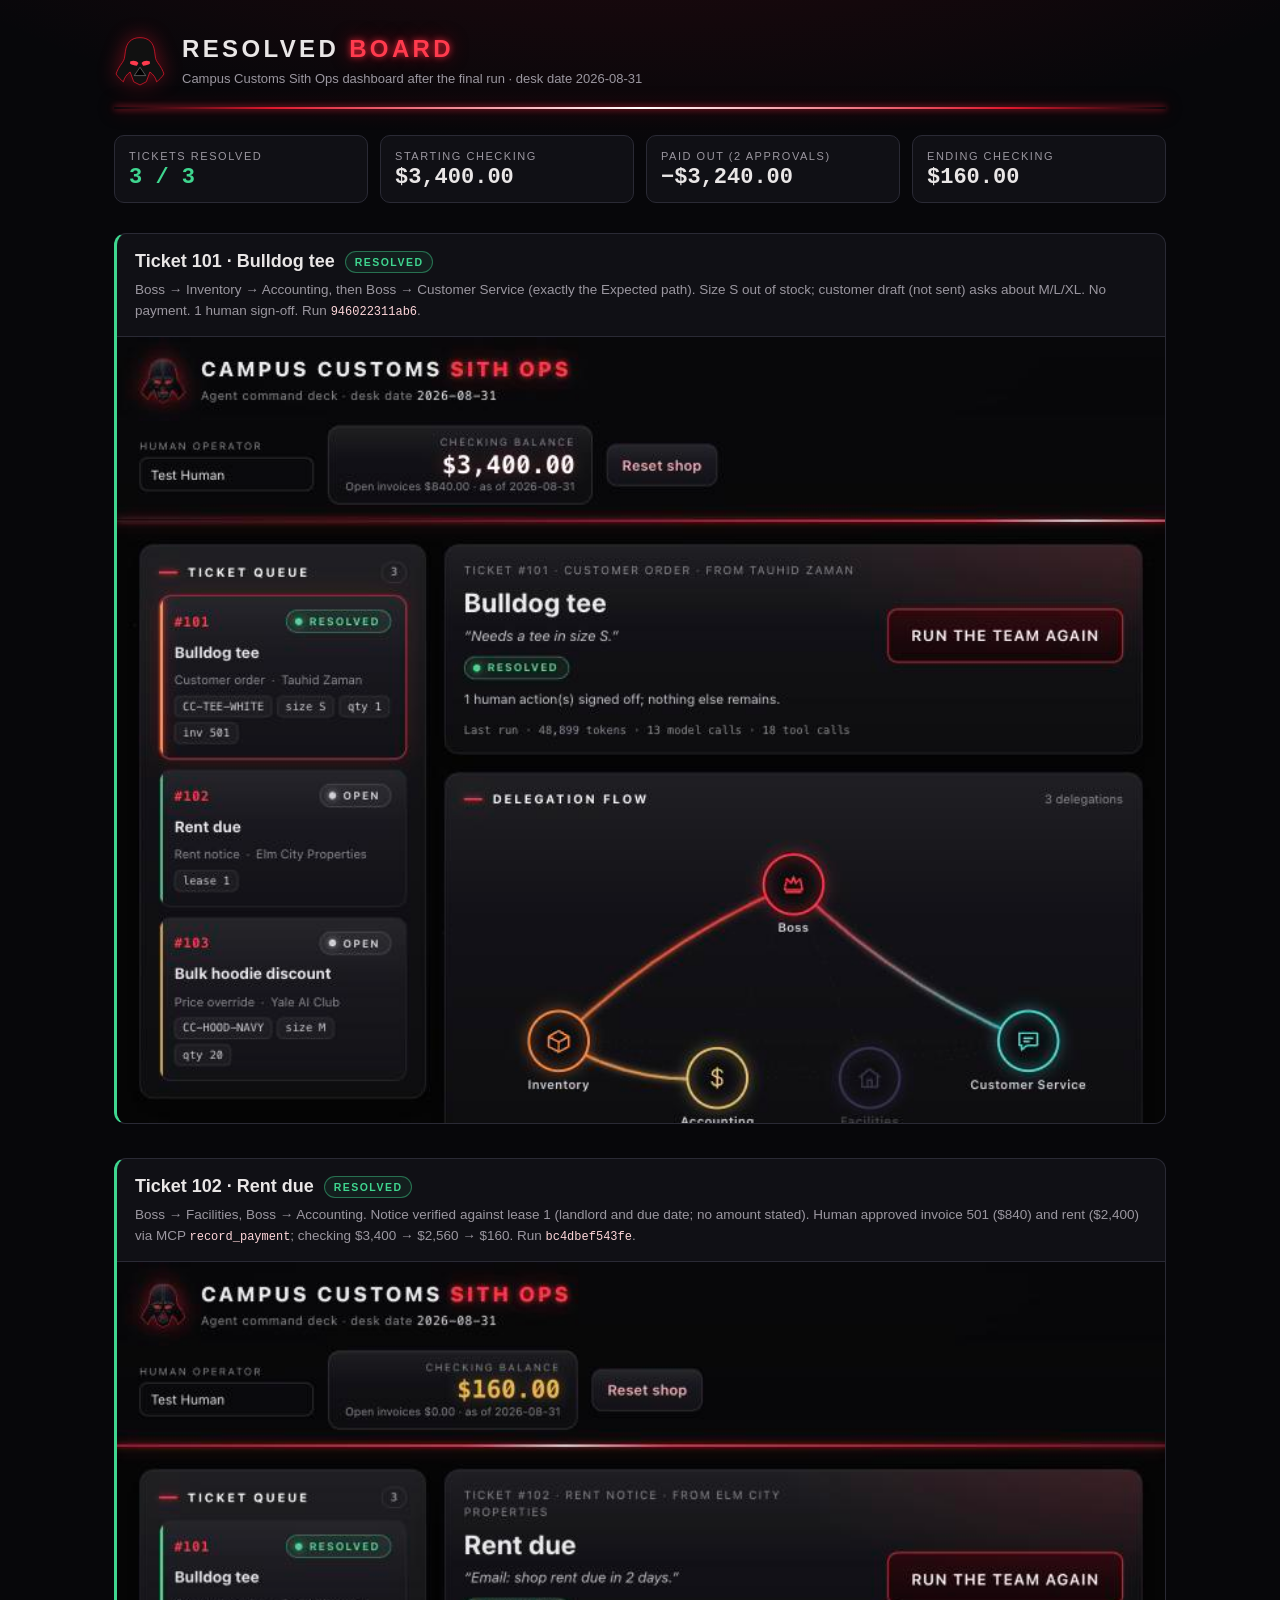
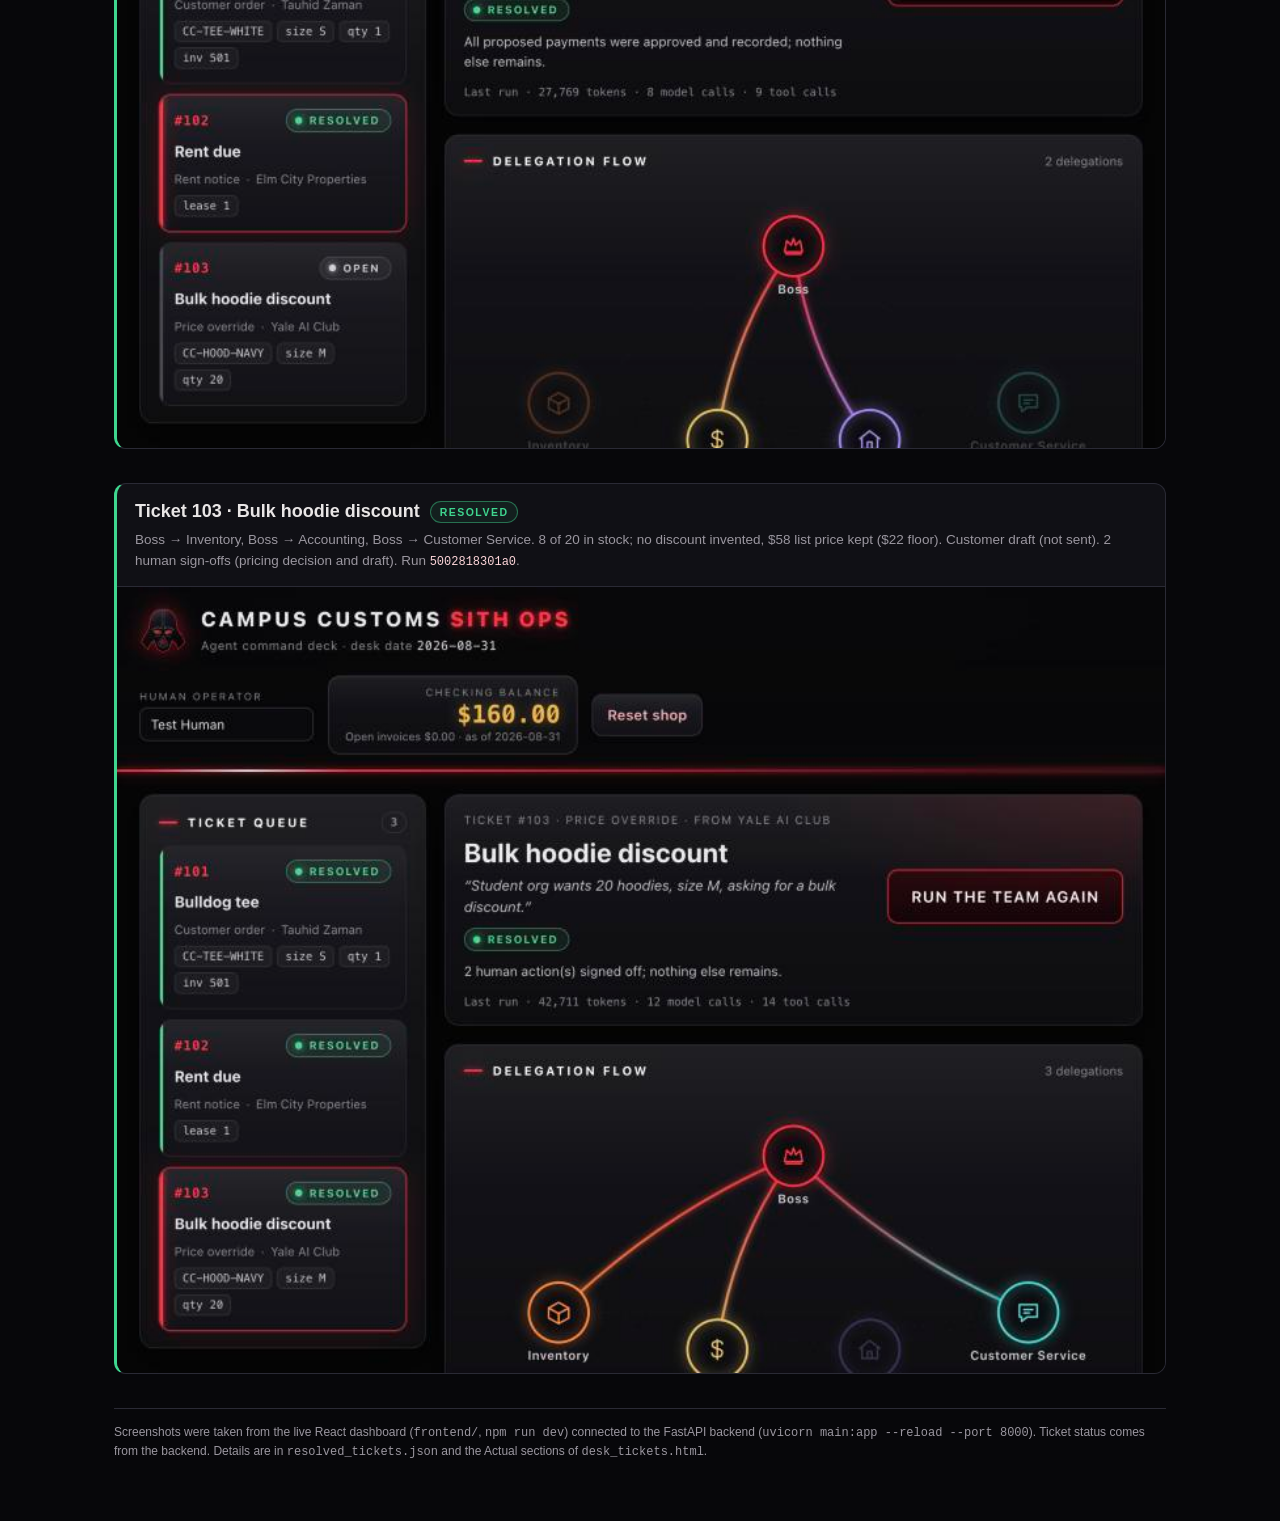
<file: output/resolved_board.html>
<!DOCTYPE html>
<html lang="en">
<head>
<meta charset="utf-8">
<meta name="viewport" content="width=device-width, initial-scale=1">
<title>Campus Customs — Resolved Board</title>
<style>
  :root {
    --void: #07070a; --hull: #101015; --panel: #15151c; --line: #2a2a35; --text: #e9e6e6; --muted: #9b97a0;
    --sith: #e0182d; --sith-hot: #ff3b4e; --ok: #3fd68f;
    --glow: 0 0 6px rgba(255, 40, 60, .85), 0 0 18px rgba(224, 24, 45, .55);
    --mono: ui-monospace, "SF Mono", Menlo, Consolas, monospace;
    --sans: -apple-system, BlinkMacSystemFont, "Segoe UI", Helvetica, Arial, sans-serif;
  }
  * { box-sizing: border-box; }
  body { margin: 0; font: 15px/1.55 var(--sans); color: var(--text);
    background: radial-gradient(1200px 500px at 50% -200px, rgba(224, 24, 45, .16), transparent 70%), var(--void); }
  .wrap { max-width: 1100px; margin: 0 auto; padding: 30px 24px 60px; }
  header { display: flex; align-items: center; gap: 16px; margin-bottom: 8px; }
  .helmet { width: 52px; height: 52px; filter: drop-shadow(0 0 10px rgba(224, 24, 45, .45)); }
  h1 { margin: 0; font-size: 24px; letter-spacing: .14em; text-transform: uppercase; }
  h1 span { color: var(--sith-hot); text-shadow: var(--glow); }
  .sub { margin: 2px 0 0; color: var(--muted); font-size: 13px; }
  .saber { height: 2px; margin: 18px 0 26px; border-radius: 2px; box-shadow: var(--glow);
    background: linear-gradient(90deg, transparent, var(--sith) 15%, #fff 50%, var(--sith) 85%, transparent); }
  .summary { display: grid; grid-template-columns: repeat(4, 1fr); gap: 12px; margin-bottom: 30px; }
  .stat { background: var(--hull); border: 1px solid var(--line); border-radius: 10px; padding: 12px 14px; }
  .stat span { display: block; font-size: 11px; letter-spacing: .14em; text-transform: uppercase; color: var(--muted); }
  .stat b { font: 700 22px var(--mono); }
  .stat b.ok { color: var(--ok); }
  figure { margin: 0 0 34px; background: var(--hull); border: 1px solid var(--line); border-left: 3px solid var(--ok);
    border-radius: 12px; overflow: hidden; }
  figcaption { padding: 14px 18px; display: grid; gap: 4px; border-bottom: 1px solid var(--line); }
  figcaption h2 { margin: 0; font-size: 18px; display: flex; align-items: center; gap: 10px; flex-wrap: wrap; }
  .chip { font: 700 10.5px var(--sans); letter-spacing: .14em; text-transform: uppercase; color: var(--ok);
    border: 1px solid rgba(63, 214, 143, .45); background: rgba(63, 214, 143, .08); padding: 4px 9px; border-radius: 999px; }
  figcaption p { margin: 0; color: var(--muted); font-size: 13.5px; }
  figcaption code { font: 12px var(--mono); color: #ffd6da; }
  img { display: block; width: 100%; height: auto; background: #000; }
  footer { color: var(--muted); font-size: 12px; border-top: 1px solid var(--line); padding-top: 14px; }
  @media (max-width: 720px) { .summary { grid-template-columns: 1fr 1fr; } }
</style>
</head>
<body>
<div class="wrap">
  <header>
    <svg class="helmet" viewBox="0 0 100 100" aria-hidden="true">
      <path d="M50 7C33 7 24 17 22 33L20 47C19 50 18 52 16 55 10 63 6 70 4 77 8 83 13 88 18 92 20 84 24 78 31 73L38 92 50 98 62 92 69 73C76 78 80 84 82 92 87 88 92 83 96 77 94 70 90 63 84 55 82 52 81 50 80 47L78 33C76 17 67 7 50 7Z" fill="#111" stroke="#e0182d" stroke-width="1.5"/>
      <path d="M31 53C37 50 43 51 47 56L44 61C39 60 34 59 31 57ZM69 53C63 50 57 51 53 56L56 61C61 60 66 59 69 57Z" fill="#ff3b4e"/>
      <path d="M50 64 39 80H61Z" fill="#000" stroke="#999" stroke-width="1"/>
    </svg>
    <div>
      <h1>Resolved <span>Board</span></h1>
      <p class="sub">Campus Customs Sith Ops dashboard after the final run · desk date 2026-08-31</p>
    </div>
  </header>
  <div class="saber" aria-hidden="true"></div>

  <div class="summary">
    <div class="stat"><span>Tickets resolved</span><b class="ok">3 / 3</b></div>
    <div class="stat"><span>Starting checking</span><b>$3,400.00</b></div>
    <div class="stat"><span>Paid out (2 approvals)</span><b>−$3,240.00</b></div>
    <div class="stat"><span>Ending checking</span><b>$160.00</b></div>
  </div>

  <figure>
    <figcaption>
      <h2>Ticket 101 · Bulldog tee <span class="chip">Resolved</span></h2>
      <p>Boss → Inventory → Accounting, then Boss → Customer Service (exactly the Expected path). Size S out of stock; customer draft (not sent) asks about M/L/XL. No payment. 1 human sign-off. Run <code>946022311ab6</code>.</p>
    </figcaption>
    <img src="resolved_board_images/ticket_101.jpg" alt="Dashboard with ticket 101 selected, showing Resolved status, 1 human action signed off, and the delegation flow Boss to Inventory to Accounting and Boss to Customer Service" width="800" height="600">
  </figure>

  <figure>
    <figcaption>
      <h2>Ticket 102 · Rent due <span class="chip">Resolved</span></h2>
      <p>Boss → Facilities, Boss → Accounting. Notice verified against lease 1 (landlord and due date; no amount stated). Human approved invoice 501 ($840) and rent ($2,400) via MCP <code>record_payment</code>; checking $3,400 → $2,560 → $160. Run <code>bc4dbef543fe</code>.</p>
    </figcaption>
    <img src="resolved_board_images/ticket_102.jpg" alt="Dashboard with ticket 102 selected, showing Resolved status, checking balance $160, and the delegation flow Boss to Facilities and Accounting" width="800" height="600">
  </figure>

  <figure>
    <figcaption>
      <h2>Ticket 103 · Bulk hoodie discount <span class="chip">Resolved</span></h2>
      <p>Boss → Inventory, Boss → Accounting, Boss → Customer Service. 8 of 20 in stock; no discount invented, $58 list price kept ($22 floor). Customer draft (not sent). 2 human sign-offs (pricing decision and draft). Run <code>5002818301a0</code>.</p>
    </figcaption>
    <img src="resolved_board_images/ticket_103.jpg" alt="Dashboard with ticket 103 selected, showing all three tickets Resolved, 2 human actions signed off, and the delegation flow Boss to Inventory, Accounting and Customer Service" width="800" height="600">
  </figure>

  <footer>
    Screenshots were taken from the live React dashboard (<code>frontend/</code>, <code>npm run dev</code>) connected to the FastAPI backend (<code>uvicorn main:app --reload --port 8000</code>). Ticket status comes from the backend. Details are in <code>resolved_tickets.json</code> and the Actual sections of <code>desk_tickets.html</code>.
  </footer>
</div>
</body>
</html>
</file>
